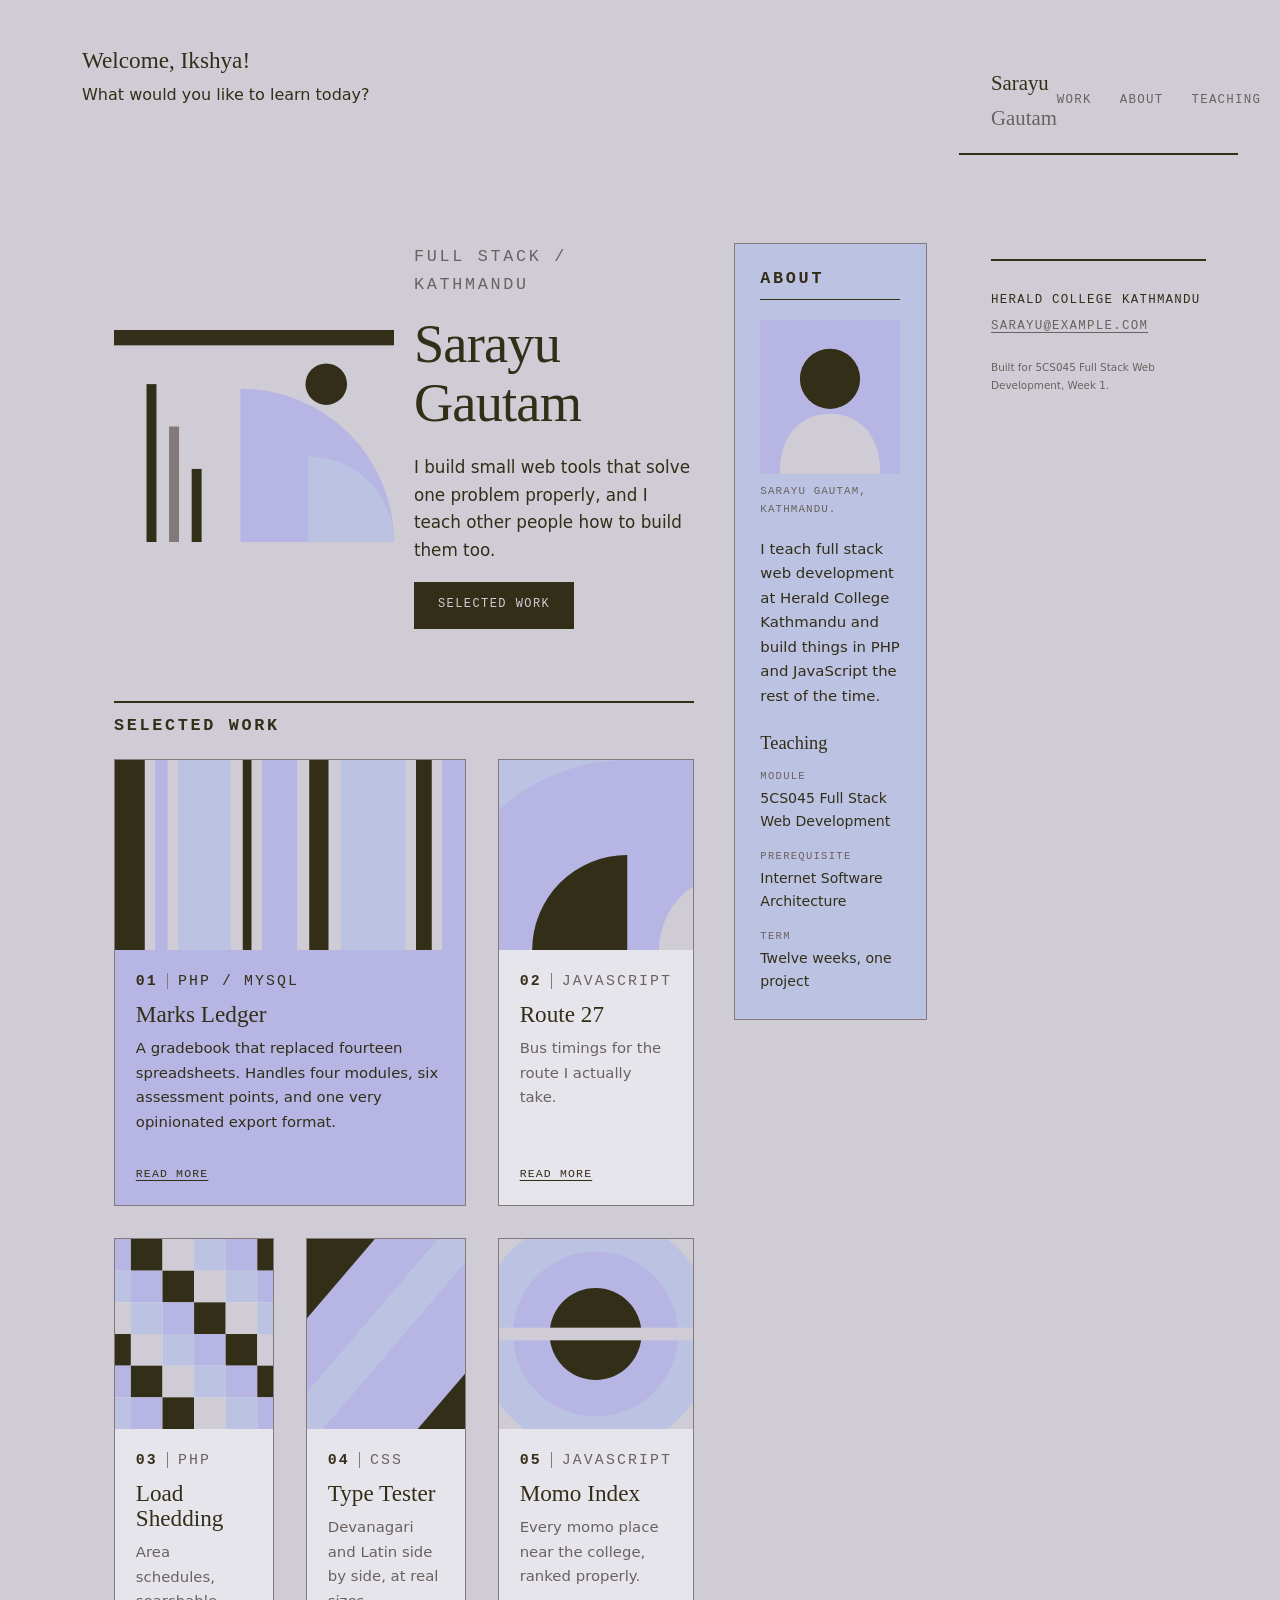
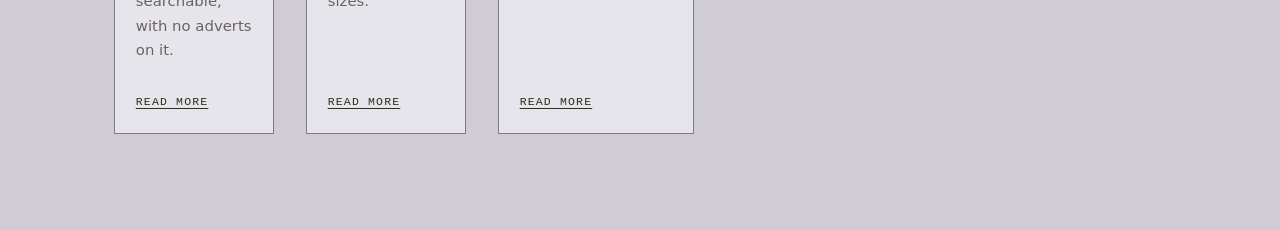
<file: Tutorial/portfoliostarter1_22fdc8e7-634a-47d0-9f8d-4e118a69518e_272021_/portfolio-starter/index.html>
<main>
    <section class="welcome">
        <h3>Welcome, Ikshya!</h3>
        <p>What would you like to learn today?</p>
    </section>
</mai<!DOCTYPE html>
<html lang="en">
<head>
  <meta charset="UTF-8">

  <!-- EXERCISE 10 -->
  <!-- <meta name="viewport" content="width=device-width, initial-scale=1.0"> -->

  <title>Sarayu Gautam</title>
  <link rel="stylesheet" href="style.css">
</head>
<body>

  <header class="site-header">
    <nav>

      <a href="#" class="logo">Sarayu <span>Gautam</span></a>

      <ul class="nav-links">
        <li><a href="#work">Work</a></li>
        <li><a href="#about">About</a></li>
        <li><a href="#teaching">Teaching</a></li>
        <li><a href="#contact">Contact</a></li>
      </ul>
    </nav>
  </header>

  <main>

    <div class="content">

      <section class="hero">
        <img src="images/hero.svg" alt="Abstract geometric composition">
        <div class="hero-text">
          <p class="eyebrow">Full stack / Kathmandu</p>
          <h1>Sarayu Gautam</h1>
          <p>I build small web tools that solve one problem properly, and
             I teach other people how to build them too.</p>
          <a href="#work" class="button">Selected work</a>
        </div>
      </section>

      <section class="gallery-section" id="work">
        <h2>Selected work</h2>

        <div class="gallery">

          <article class="card feature">
            <img src="images/card-1.svg" alt="">
            <div class="card-body">
              <p class="card-meta"><span>01</span>PHP / MySQL</p>
              <h3>Marks Ledger</h3>
              <p>A gradebook that replaced fourteen spreadsheets. Handles
                 four modules, six assessment points, and one very
                 opinionated export format.</p>
              <a href="#" class="card-link">Read more</a>
            </div>
          </article>

          <article class="card">
            <img src="images/card-2.svg" alt="">
            <div class="card-body">
              <p class="card-meta"><span>02</span>JavaScript</p>
              <h3>Route 27</h3>
              <p>Bus timings for the route I actually take.</p>
              <a href="#" class="card-link">Read more</a>
            </div>
          </article>

          <article class="card">
            <img src="images/card-3.svg" alt="">
            <div class="card-body">
              <p class="card-meta"><span>03</span>PHP</p>
              <h3>Load Shedding</h3>
              <p>Area schedules, searchable, with no adverts on it.</p>
              <a href="#" class="card-link">Read more</a>
            </div>
          </article>

          <article class="card">
            <img src="images/card-4.svg" alt="">
            <div class="card-body">
              <p class="card-meta"><span>04</span>CSS</p>
              <h3>Type Tester</h3>
              <p>Devanagari and Latin side by side, at real sizes.</p>
              <a href="#" class="card-link">Read more</a>
            </div>
          </article>

          <article class="card">
            <img src="images/card-5.svg" alt="">
            <div class="card-body">
              <p class="card-meta"><span>05</span>JavaScript</p>
              <h3>Momo Index</h3>
              <p>Every momo place near the college, ranked properly.</p>
              <a href="#" class="card-link">Read more</a>
            </div>
          </article>

        </div>
      </section>

    </div>

    <aside id="about">
      <h2>About</h2>

      <figure>
        <img src="images/profile.svg" alt="Abstract portrait mark">
        <figcaption>Sarayu Gautam, Kathmandu.</figcaption>
      </figure>

      <p>I teach full stack web development at Herald College Kathmandu
         and build things in PHP and JavaScript the rest of the time.</p>

      <h3 id="teaching">Teaching</h3>
      <dl class="meta-list">
        <dt>Module</dt>
        <dd>5CS045 Full Stack Web Development</dd>
        <dt>Prerequisite</dt>
        <dd>Internet Software Architecture</dd>
        <dt>Term</dt>
        <dd>Twelve weeks, one project</dd>
      </dl>
    </aside>

  </main>

  <footer id="contact">
    <p>Herald College Kathmandu</p>
    <p class="footer-mail"><a href="#">sarayu@example.com</a></p>
    <small>Built for 5CS045 Full Stack Web Development, Week 1.</small>
  </footer>

</body>
</html>
</file>
<file: Tutorial/portfoliostarter1_22fdc8e7-634a-47d0-9f8d-4e118a69518e_272021_/portfolio-starter/style.css>
/* 5CS045 Week 1 Tutorial. Edit section B and section C only. */


/* SECTION A: GIVEN. DO NOT EDIT. */

:root {
  --ink:        #322E18;
  --stone:      #847979;
  --stone-text: #6B6260;
  --ground:     #CFCCD6;
  --surface:    #E7E5EC;
  --periwinkle: #BBC2E2;
  --lavender:   #B7B5E4;

  --serif: Georgia, "Iowan Old Style", "Times New Roman", serif;
  --mono:  ui-monospace, SFMono-Regular, Menlo, Consolas, monospace;
  --sans:  system-ui, "Segoe UI", Roboto, Helvetica, Arial, sans-serif;
}

*, *::before, *::after { box-sizing: border-box; }

body {
  margin: 0;
  padding: 0;
  font-family: var(--sans);
  font-size: 16px;
  line-height: 1.65;
  color: var(--ink);
  background: var(--ground);
}

img { max-width: 100%; display: block; }

h1, h2, h3 {
  font-family: var(--serif);
  font-weight: 400;
  line-height: 1.08;
  margin: 0 0 0.4em;
}
h1 { font-size: 3.4rem; letter-spacing: -0.015em; }
h2 { font-size: 1.05rem; font-family: var(--mono); text-transform: uppercase;
     letter-spacing: 0.16em; font-weight: 600; }
h3 { font-size: 1.45rem; }
p  { margin: 0 0 1em; }

a { color: var(--ink); text-underline-offset: 3px; }

.site-header {
  border-bottom: 2px solid var(--ink);
  padding: 0 2rem;
}

.logo {
  font-family: var(--serif);
  font-size: 1.3rem;
  text-decoration: none;
  padding: 1.15rem 0;
}
.logo span { color: var(--stone-text); }

.nav-links a {
  font-family: var(--mono);
  font-size: 0.78rem;
  text-transform: uppercase;
  letter-spacing: 0.1em;
  text-decoration: none;
  color: var(--stone-text);
  padding: 1.15rem 0;
  display: inline-block;
}
.nav-links a:hover { color: var(--ink); text-decoration: underline; }

main { padding: 3rem 2rem; max-width: 1180px; margin: 0 auto; }

.eyebrow {
  font-family: var(--mono);
  text-transform: uppercase;
  letter-spacing: 0.16em;
  font-size: 0.72rem;
  color: var(--stone-text);
  margin-bottom: 1rem;
}

.hero-text p { max-width: 34ch; font-size: 1.05rem; }
.hero img  { flex: 1; min-width: 0; }
.hero-text { flex: 1; min-width: 0; }

.button {
  display: inline-block;
  background: var(--ink);
  color: var(--ground);
  font-family: var(--mono);
  font-size: 0.75rem;
  text-transform: uppercase;
  letter-spacing: 0.12em;
  text-decoration: none;
  padding: 0.85rem 1.5rem;
}
.button:hover { background: var(--stone-text); }

.gallery-section { margin-top: 4.5rem; }
.gallery-section h2 { border-top: 2px solid var(--ink); padding-top: 0.9rem;
                      margin-bottom: 1.5rem; }

.card img { height: 190px; object-fit: cover; width: 100%; }

.card {
  background: var(--surface);
  border: 1px solid var(--stone);
  display: flex;
  flex-direction: column;
}
.card-body {
  padding: 1.2rem 1.3rem 1.4rem;
  display: flex;
  flex-direction: column;
  flex-grow: 1;
}
.card-body p { color: var(--stone-text); font-size: 0.93rem; }
.card-meta {
  font-family: var(--mono);
  font-size: 0.68rem;
  text-transform: uppercase;
  letter-spacing: 0.14em;
  color: var(--stone-text);
  margin-bottom: 0.5rem;
}
.card-meta span {
  color: var(--ink);
  font-weight: 600;
  border-right: 1px solid var(--stone);
  padding-right: 0.6rem;
  margin-right: 0.6rem;
}
.card-link {
  margin-top: auto;
  font-family: var(--mono);
  font-size: 0.72rem;
  text-transform: uppercase;
  letter-spacing: 0.1em;
  padding-top: 0.9rem;
}
.feature { background: var(--lavender); }
.feature .card-body p { color: var(--ink); }
.feature .card-meta   { color: var(--ink); }

aside {
  background: var(--periwinkle);
  border: 1px solid var(--stone);
  padding: 1.6rem;
  align-self: start;
}
aside h2 { border-bottom: 1px solid var(--ink); padding-bottom: 0.7rem;
           margin-bottom: 1.2rem; }
aside figure { margin: 0 0 1.1rem; }
aside figcaption {
  font-family: var(--mono);
  font-size: 0.68rem;
  text-transform: uppercase;
  letter-spacing: 0.1em;
  color: var(--stone-text);
  margin-top: 0.6rem;
}
aside p { font-size: 0.93rem; }
aside h3 { font-size: 1.15rem; margin-top: 1.6rem; }

.meta-list { margin: 0; font-size: 0.88rem; }
.meta-list dt {
  font-family: var(--mono);
  font-size: 0.66rem;
  text-transform: uppercase;
  letter-spacing: 0.12em;
  color: var(--stone-text);
  margin-top: 0.9rem;
}
.meta-list dd { margin: 0.1rem 0 0; }

footer {
  border-top: 2px solid var(--ink);
  margin: 4rem 2rem 0;
  padding: 1.8rem 0 3rem;
  font-family: var(--mono);
  font-size: 0.78rem;
  text-transform: uppercase;
  letter-spacing: 0.1em;
}
footer p { margin: 0 0 0.35rem; }
.footer-mail a { color: var(--stone-text); }
footer small {
  display: block;
  margin-top: 1.4rem;
  text-transform: none;
  letter-spacing: 0;
  font-family: var(--sans);
  color: var(--stone-text);
}


/* SECTION B: YOUR WORK */

/* EXERCISE 1 */
nav {
  display: flex;
  /* 1a */ justify-content: space-between;
  /* 1b */ align-items: center;
}

/* EXERCISE 2 */
.nav-links {
  list-style: none;
  padding: 0;
  margin: 0;
  /* 2a */ display:flex;
  gap: 1.75rem;
}

/* EXERCISE 3 */
.hero {
  /* 3a */ display: flex;
  /* 3b */ align-items: center;
  /* 3c */ gap: 20px;
}

/* EXERCISE 5 */
.gallery {
  display: grid;
  /* 5a */ grid-template-columns: repeat(3, 1fr);
  /* 5b */ gap: 2rem;
}

/* EXERCISE 7 */
.feature {
  /* 7a */ grid-column: span 2;
}

/* EXERCISE 8 */
main {
  display: grid;
  /* 8a */ grid-template-columns: 75% 25%;
  gap: 2.5rem;
}


/* SECTION C: RESPONSIVE */

/* EXERCISE 11 */
@media (max-width: 768px) {

  main {
    /* 11a */ grid-template-columns: 1fr;
  }

  .gallery {
    /* 11b */ grid-template-columns:repeat(2, 1fr);
  }

  .feature {
    grid-column: span 2;
  }
}

@media (max-width: 480px) {

  .gallery {
    /* 11c */ grid-template-columns:1fr;
  }

  .feature {
    grid-column: span 1;
  }

  nav {
    /* 11d */ flex-direction:column;
    gap: 0.5rem;
    padding-bottom: 0.75rem;
  }

  .hero {
    /* 11e */ flex-direction:column;
  }

  h1 { font-size: 1.9rem; }
  main { padding: 1.5rem 1rem; }
  .site-header { padding: 0 1rem; }
}
</file>
